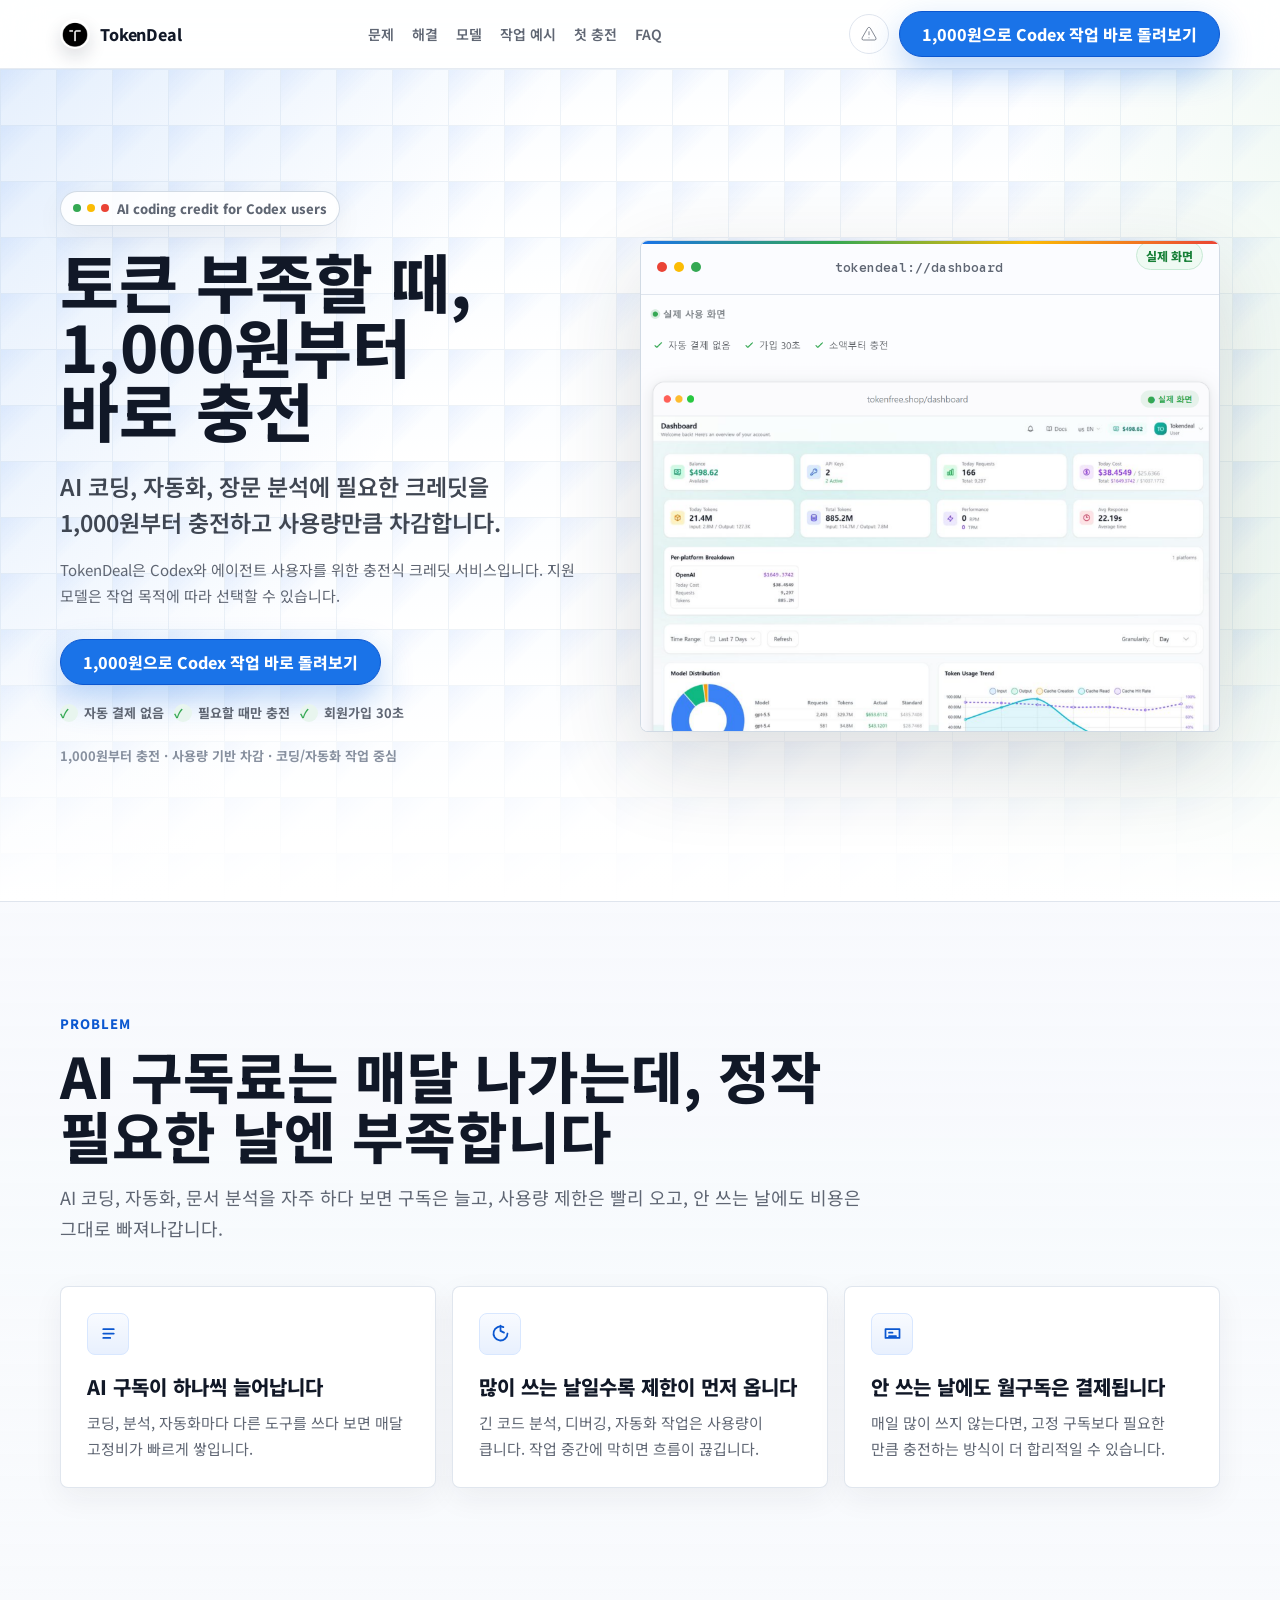
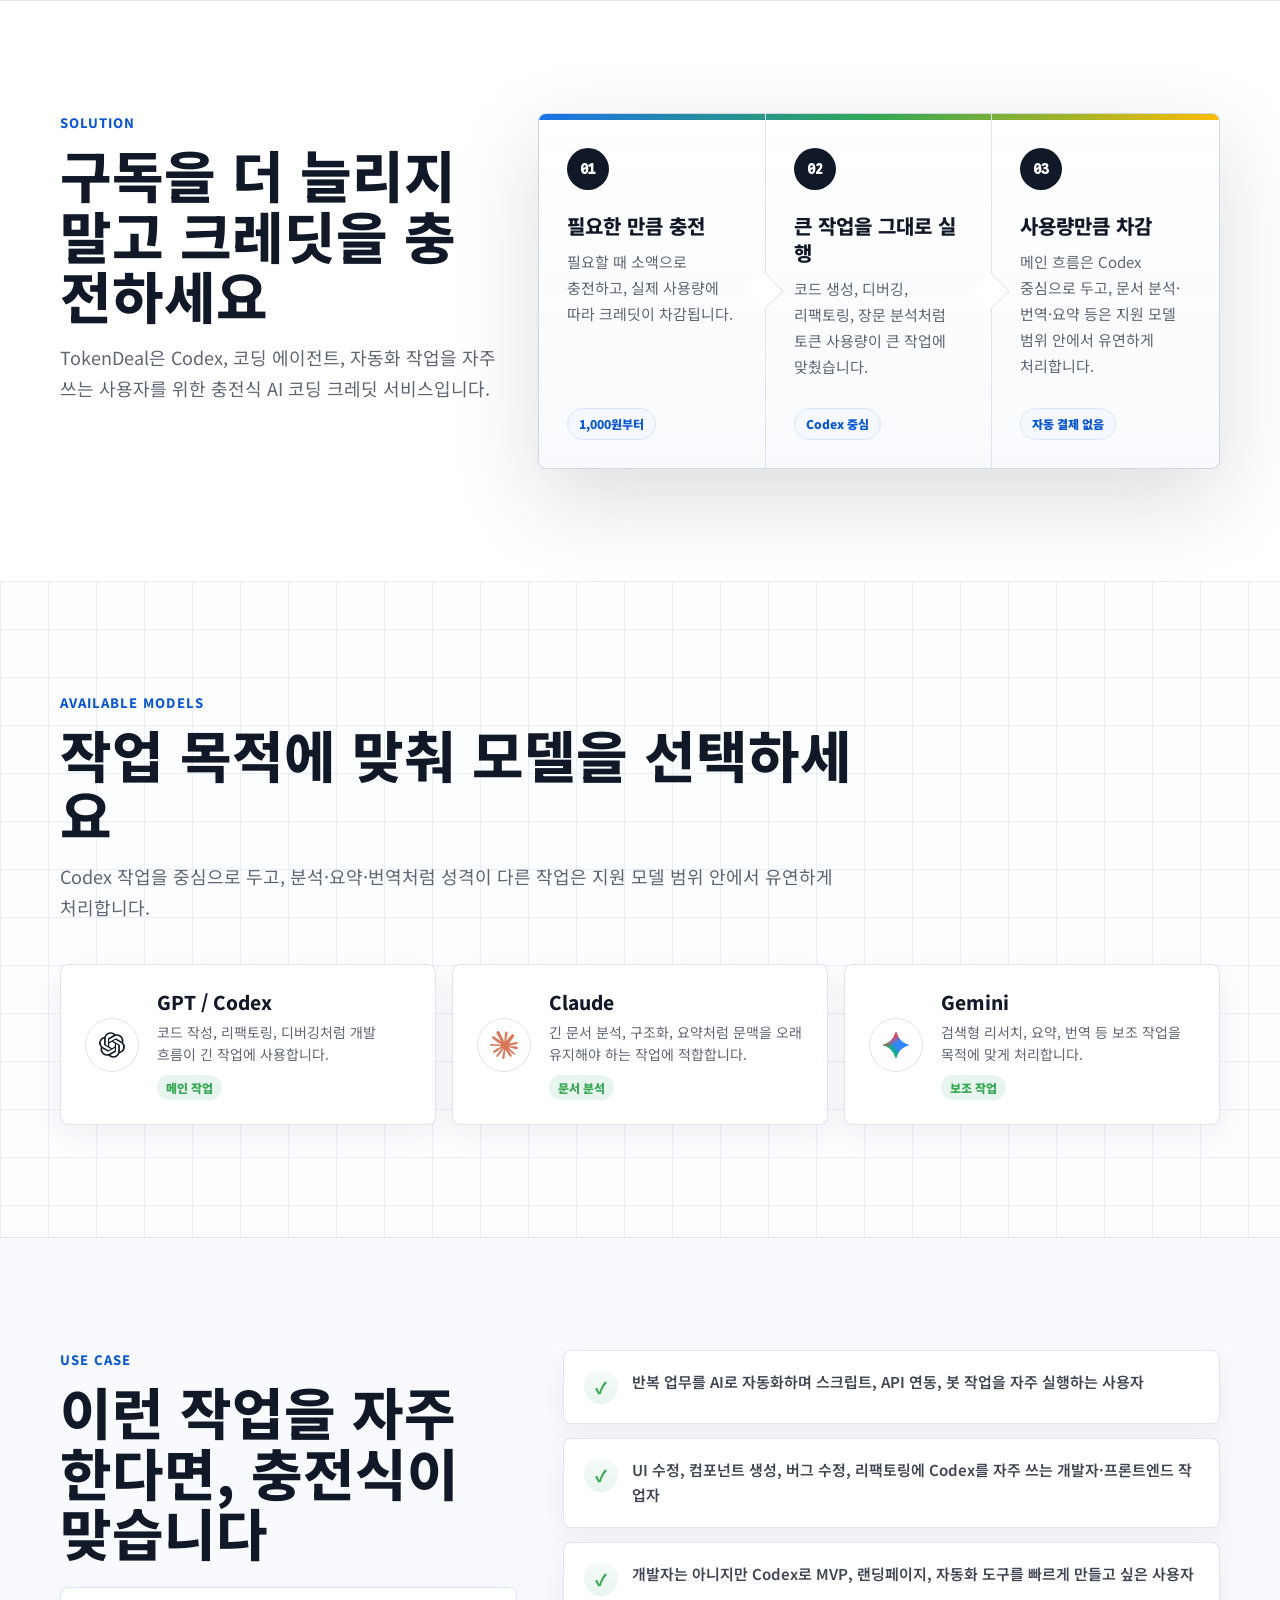
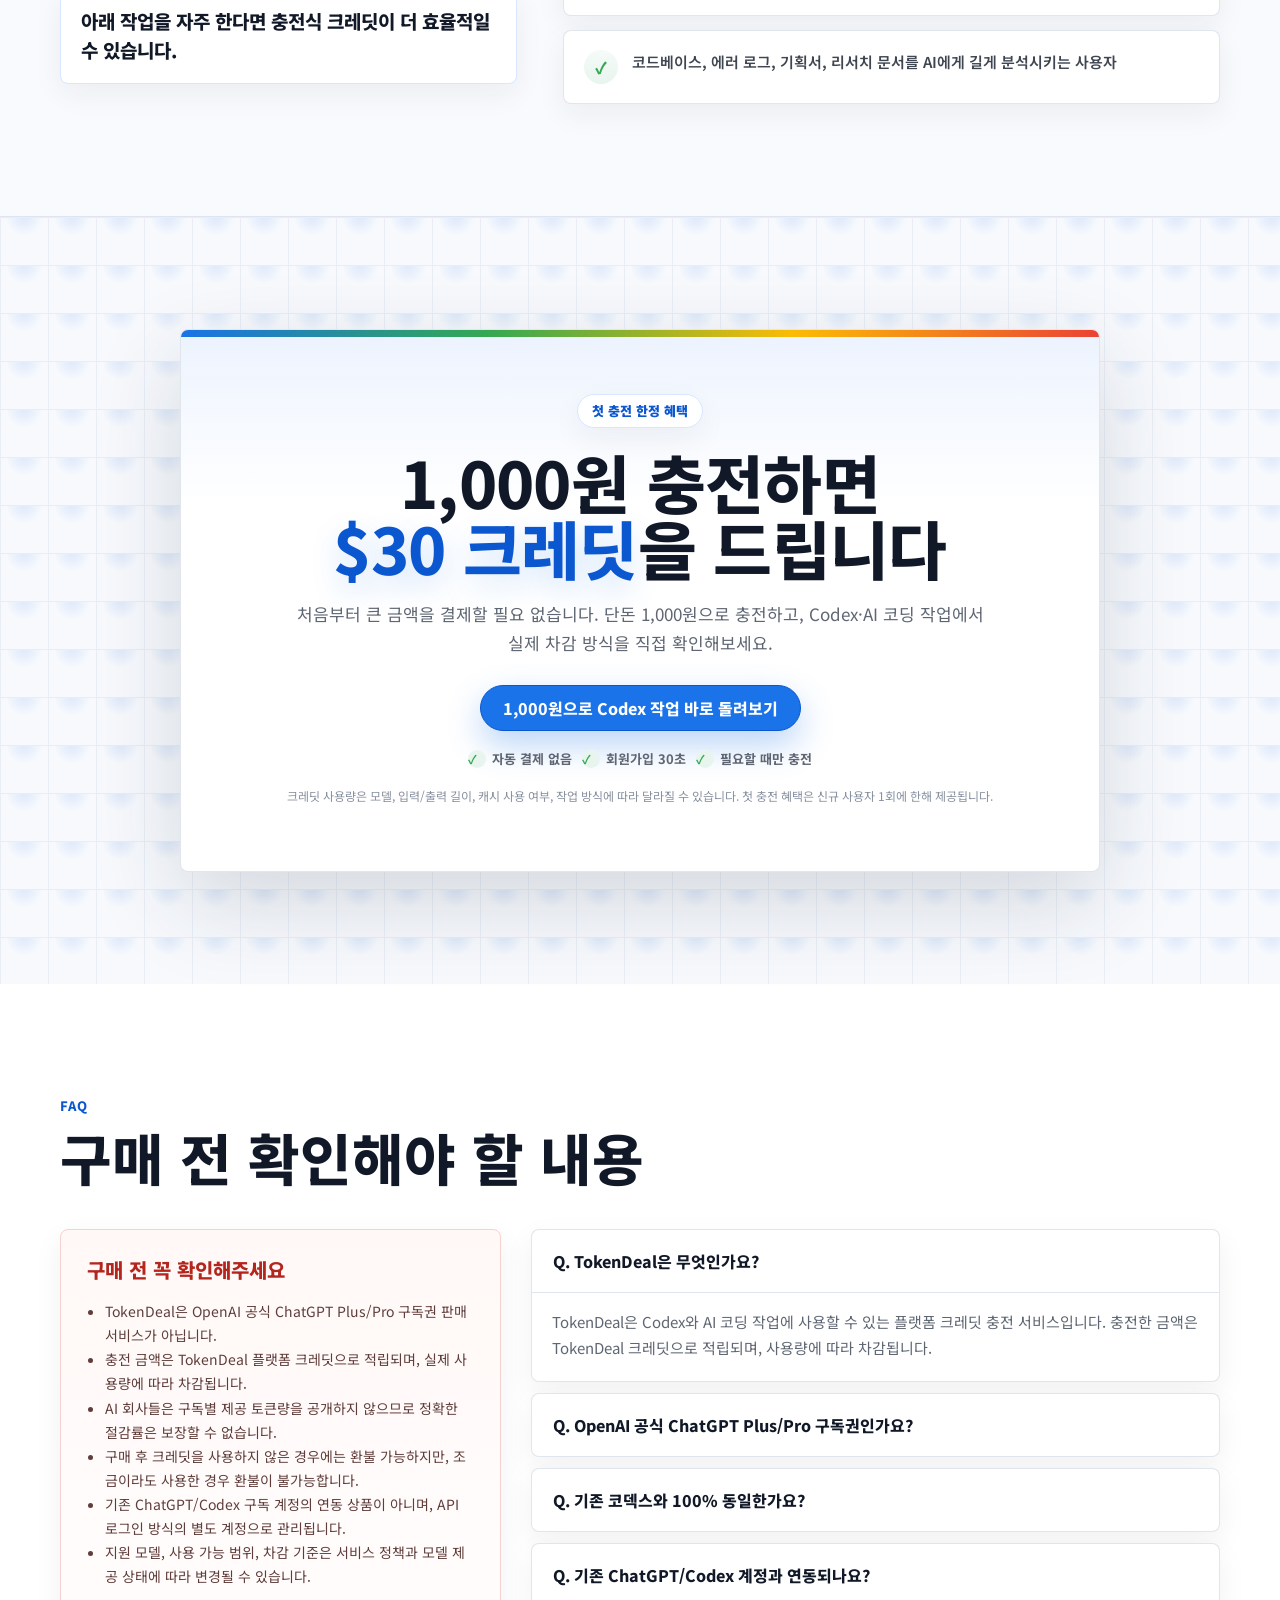
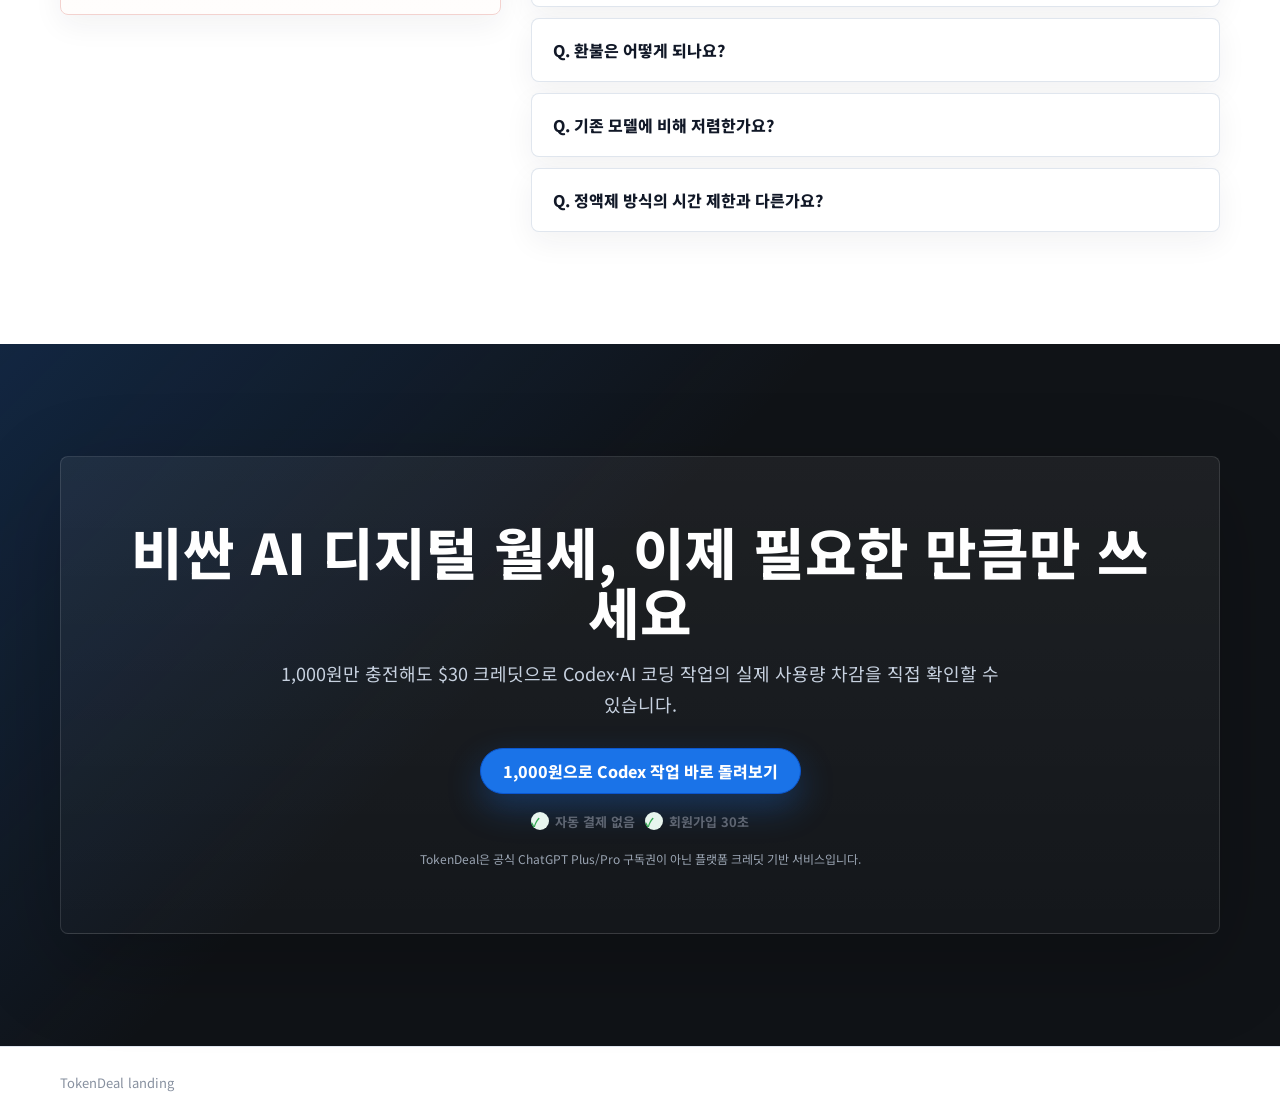
<file: frontend/public/tokendeal-landing-mockup.html>
<!doctype html>
<html lang="ko">
  <head>
    <meta charset="UTF-8" />
    <meta name="viewport" content="width=device-width, initial-scale=1.0" />
    <title>TokenDeal Landing</title>
    <meta
      name="description"
      content="TokenDeal 충전식 AI 코딩 크레딧 랜딩페이지"
    />
    <link rel="preconnect" href="https://fonts.googleapis.com" />
    <link rel="preconnect" href="https://fonts.gstatic.com" crossorigin />
    <link
      href="https://fonts.googleapis.com/css2?family=Google+Sans+Code:ital,wght@0,400;0,500;1,400&family=Noto+Sans+KR:wght@400;500;600;700;800&display=swap"
      rel="stylesheet"
    />
    <style>
      :root {
        color-scheme: light;
        --bg: #ffffff;
        --surface: #f8fafd;
        --surface-strong: #f1f4f9;
        --text: #16181d;
        --muted: #5f6673;
        --soft: #87909f;
        --line: #dfe5ee;
        --line-strong: #cbd5e1;
        --blue: #1a73e8;
        --blue-strong: #0b57d0;
        --blue-soft: #e8f0fe;
        --blue-faint: #f5f9ff;
        --green: #34a853;
        --green-soft: #e8f5ee;
        --yellow: #fbbc04;
        --red: #ea4335;
        --ink: #111827;
        --radius: 8px;
        --shadow: 0 30px 90px rgba(30, 41, 59, 0.16);
        --shadow-card: 0 16px 44px rgba(30, 41, 59, 0.08);
        --shadow-soft: 0 10px 30px rgba(30, 41, 59, 0.06);
      }

      * {
        box-sizing: border-box;
      }

      html {
        scroll-behavior: smooth;
      }

      body {
        margin: 0;
        background: linear-gradient(180deg, #fbfdff 0%, var(--bg) 28rem);
        color: var(--text);
        font-family:
          "Noto Sans KR",
          "Google Sans",
          system-ui,
          -apple-system,
          BlinkMacSystemFont,
          sans-serif;
        letter-spacing: 0;
        overflow-x: hidden;
      }

      a {
        color: inherit;
        text-decoration: none;
      }

      button,
      summary {
        font: inherit;
      }

      .page {
        min-height: 100vh;
        overflow-x: hidden;
        max-width: 100vw;
      }

      .shell {
        width: min(1160px, calc(100% - 40px));
        margin: 0 auto;
      }

      .topbar {
        position: sticky;
        top: 0;
        z-index: 20;
        border-bottom: 1px solid rgba(223, 229, 238, 0.76);
        background: rgba(255, 255, 255, 0.78);
        backdrop-filter: blur(22px) saturate(1.15);
      }

      .nav {
        display: flex;
        align-items: center;
        justify-content: space-between;
        min-height: 68px;
        gap: 18px;
      }

      .brand {
        display: inline-flex;
        align-items: center;
        gap: 10px;
        font-weight: 800;
        color: var(--ink);
        letter-spacing: -0.01em;
      }

      .brand-logo {
        width: 30px;
        height: 30px;
        border-radius: 50%;
        object-fit: cover;
        box-shadow: 0 8px 18px rgba(17, 24, 39, 0.14);
      }

      .nav-links {
        display: flex;
        align-items: center;
        gap: 18px;
        color: var(--muted);
        font-size: 14px;
        font-weight: 600;
      }

      .nav-actions {
        display: flex;
        align-items: center;
        gap: 10px;
      }

      .icon-button {
        display: inline-grid;
        place-items: center;
        width: 40px;
        height: 40px;
        border: 1px solid var(--line);
        border-radius: 50%;
        background: #fff;
        color: var(--muted);
      }

      .cta {
        display: inline-flex;
        align-items: center;
        justify-content: center;
        min-height: 46px;
        border-radius: 999px;
        font-weight: 800;
        white-space: nowrap;
        transition:
          transform 160ms ease,
          box-shadow 160ms ease,
          background 160ms ease,
          border-color 160ms ease;
      }

      .cta {
        gap: 10px;
        border: 1px solid var(--blue-strong);
        background: var(--blue);
        color: #fff;
        padding: 0 22px;
        box-shadow: 0 14px 34px rgba(26, 115, 232, 0.3);
      }

      .cta:hover {
        background: var(--blue-strong);
        box-shadow: 0 18px 42px rgba(26, 115, 232, 0.34);
        transform: translateY(-1px);
      }

      .cta:focus-visible,
      .icon-button:focus-visible {
        outline: 3px solid rgba(26, 115, 232, 0.22);
        outline-offset: 3px;
      }

      .section {
        padding: 112px 0;
      }

      .section.band {
        background:
          linear-gradient(180deg, rgba(248, 250, 253, 0.86), rgba(248, 250, 253, 0.98)),
          var(--surface);
        border-top: 1px solid var(--line);
        border-bottom: 1px solid var(--line);
      }

      .hero {
        position: relative;
        min-height: calc(100vh - 68px);
        display: flex;
        align-items: center;
        padding: 58px 0 72px;
        background:
          linear-gradient(#edf2f7 1px, transparent 1px),
          linear-gradient(90deg, #edf2f7 1px, transparent 1px),
          linear-gradient(135deg, rgba(232, 240, 254, 0.95) 0%, rgba(255, 255, 255, 0) 42%),
          linear-gradient(180deg, #fbfdff 0%, #ffffff 100%);
        background-size: 56px 56px;
      }

      .hero::before {
        content: "";
        position: absolute;
        inset: 0;
        background:
          linear-gradient(115deg, rgba(26, 115, 232, 0.1), transparent 34%),
          linear-gradient(280deg, rgba(52, 168, 83, 0.08), transparent 28%);
        pointer-events: none;
      }

      .hero::after {
        content: "";
        position: absolute;
        inset: auto 0 0;
        height: 34%;
        background: linear-gradient(to bottom, rgba(255, 255, 255, 0), #fff);
        pointer-events: none;
      }

      .hero-grid {
        position: relative;
        z-index: 1;
        display: grid;
        grid-template-columns: minmax(0, 0.9fr) minmax(460px, 1fr);
        align-items: center;
        gap: 58px;
      }

      .hero-grid > * {
        min-width: 0;
      }

      .eyebrow {
        display: inline-flex;
        align-items: center;
        gap: 8px;
        margin-bottom: 22px;
        border: 1px solid rgba(203, 213, 225, 0.86);
        border-radius: 999px;
        background: rgba(255, 255, 255, 0.86);
        box-shadow: var(--shadow-soft);
        padding: 7px 12px;
        color: var(--muted);
        font-size: 13px;
        font-weight: 800;
      }

      .eyebrow-dot {
        flex: 0 0 auto;
        width: 8px;
        height: 8px;
        margin-right: 28px;
        border-radius: 50%;
        background: var(--green);
        box-shadow: 14px 0 0 var(--yellow), 28px 0 0 var(--red);
      }

      h1,
      h2,
      h3,
      p {
        margin: 0;
      }

      h1 {
        max-width: 720px;
        color: var(--ink);
        font-size: clamp(42px, 5vw, 70px);
        line-height: 1.01;
        letter-spacing: 0;
        font-weight: 800;
        overflow-wrap: break-word;
        word-break: keep-all;
      }

      .hero-title-line {
        display: block;
      }

      .hero-copy {
        max-width: 660px;
        margin-top: 26px;
        color: #3f4652;
        font-size: clamp(18px, 2.3vw, 23px);
        line-height: 1.58;
        font-weight: 600;
        word-break: keep-all;
        overflow-wrap: break-word;
      }

      .hero-support {
        max-width: 620px;
        margin-top: 16px;
        color: var(--muted);
        font-size: 15px;
        line-height: 1.75;
        word-break: keep-all;
        overflow-wrap: break-word;
      }

      .hero-actions {
        display: flex;
        flex-wrap: wrap;
        align-items: center;
        gap: 14px;
        margin-top: 30px;
      }

      .friction {
        display: flex;
        flex-wrap: wrap;
        gap: 10px;
        margin-top: 18px;
        color: var(--muted);
        font-size: 13px;
        font-weight: 700;
      }

      .friction span {
        display: inline-flex;
        align-items: center;
        gap: 6px;
      }

      .friction.center {
        justify-content: center;
      }

      .mini-check {
        display: inline-grid;
        place-items: center;
        width: 18px;
        height: 18px;
        border-radius: 50%;
        background: #e8f5ee;
        color: var(--green);
        font-size: 12px;
      }

      .trust-line {
        margin-top: 24px;
        color: var(--soft);
        font-size: 13px;
        font-weight: 700;
      }

      .product-visual {
        position: relative;
        border: 1px solid rgba(203, 213, 225, 0.88);
        border-radius: var(--radius);
        background: #fff;
        box-shadow: var(--shadow);
        overflow: hidden;
        width: 100%;
        min-width: 0;
        transform: translateY(8px);
      }

      .product-visual::before {
        content: "";
        position: absolute;
        inset: 0 0 auto;
        height: 3px;
        background: linear-gradient(90deg, var(--blue), var(--green), var(--yellow), var(--red));
        z-index: 1;
      }

      .visual-top {
        display: flex;
        align-items: center;
        justify-content: space-between;
        gap: 16px;
        min-height: 54px;
        border-bottom: 1px solid var(--line);
        background: rgba(251, 252, 255, 0.92);
        padding: 0 16px;
      }

      .visual-top > * {
        min-width: 0;
      }

      .window-dots {
        display: flex;
        gap: 7px;
      }

      .window-dots span {
        width: 10px;
        height: 10px;
        border-radius: 50%;
      }

      .window-dots span:nth-child(1) {
        background: var(--red);
      }

      .window-dots span:nth-child(2) {
        background: var(--yellow);
      }

      .window-dots span:nth-child(3) {
        background: var(--green);
      }

      .visual-title {
        color: var(--muted);
        font-family: "Google Sans Code", monospace;
        font-size: 13px;
        font-weight: 500;
      }

      .visual-body {
        background: linear-gradient(180deg, #fbfdff 0%, #f7fbfb 100%);
      }

      .visual-main {
        min-width: 0;
        overflow: hidden;
      }

      .status-pill {
        align-self: flex-start;
        border: 1px solid #c8ead5;
        border-radius: 999px;
        background: #effaf3;
        padding: 5px 9px;
        color: #188038;
        font-size: 12px;
        font-weight: 800;
        white-space: nowrap;
      }

      .dashboard-shot {
        display: block;
        width: 100%;
        aspect-ratio: 1784 / 1348;
        object-fit: cover;
        object-position: top center;
      }

      .section-head {
        max-width: 820px;
        margin-bottom: 42px;
      }

      .section-kicker {
        margin-bottom: 12px;
        color: var(--blue-strong);
        font-size: 13px;
        font-weight: 800;
        letter-spacing: 0.08em;
        text-transform: uppercase;
      }

      h2 {
        color: var(--ink);
        font-size: clamp(32px, 4.4vw, 56px);
        line-height: 1.08;
        font-weight: 800;
      }

      .section-desc {
        margin-top: 16px;
        color: var(--muted);
        font-size: 18px;
        line-height: 1.72;
        word-break: keep-all;
      }

      .card-grid {
        display: grid;
        grid-template-columns: repeat(3, minmax(0, 1fr));
        gap: 16px;
      }

      .info-card,
      .faq-note,
      .faq-list details,
      .offer-panel,
      .final-panel {
        border: 1px solid rgba(223, 229, 238, 0.96);
        border-radius: var(--radius);
        background: #fff;
      }

      .info-card {
        position: relative;
        padding: 26px;
        box-shadow: var(--shadow-soft);
        overflow: hidden;
      }

      .info-card::after {
        content: "";
        position: absolute;
        inset: 0 0 auto;
        height: 3px;
        background: linear-gradient(90deg, var(--blue), rgba(26, 115, 232, 0));
        opacity: 0;
        transition: opacity 160ms ease;
      }

      .info-card:hover::after {
        opacity: 1;
      }

      .info-card:hover,
      .check-item:hover,
      .faq-list details:hover {
        border-color: #d3e3fd;
        box-shadow: var(--shadow-card);
      }

      .card-icon {
        display: grid;
        place-items: center;
        width: 42px;
        height: 42px;
        margin-bottom: 18px;
        border: 1px solid #d8e7ff;
        border-radius: var(--radius);
        background:
          linear-gradient(180deg, rgba(255, 255, 255, 0.72), rgba(255, 255, 255, 0)),
          var(--blue-soft);
        color: var(--blue-strong);
      }

      .card-icon svg {
        width: 21px;
        height: 21px;
        stroke-width: 2;
      }

      h3 {
        color: var(--ink);
        font-size: 20px;
        line-height: 1.35;
        font-weight: 800;
      }

      .info-card p {
        margin-top: 10px;
        color: var(--muted);
        font-size: 15px;
        line-height: 1.72;
        word-break: keep-all;
      }

      .solution-layout {
        display: grid;
        grid-template-columns: minmax(0, 0.78fr) minmax(0, 1.22fr);
        gap: 42px;
        align-items: start;
      }

      .solution-flow {
        position: relative;
        display: grid;
        grid-template-columns: repeat(3, minmax(0, 1fr));
        gap: 0;
        border: 1px solid rgba(203, 213, 225, 0.92);
        border-radius: var(--radius);
        background:
          linear-gradient(180deg, rgba(255, 255, 255, 0.92), rgba(248, 250, 253, 0.96)),
          #fff;
        box-shadow: var(--shadow);
        overflow: hidden;
      }

      .solution-flow::before {
        content: "";
        position: absolute;
        inset: 0 0 auto;
        height: 6px;
        background: linear-gradient(90deg, var(--blue), var(--green), var(--yellow));
      }

      .solution-step {
        position: relative;
        min-height: 330px;
        display: grid;
        align-content: space-between;
        gap: 28px;
        padding: 34px 28px 28px;
        border-right: 1px solid var(--line);
      }

      .solution-step:last-child {
        border-right: 0;
      }

      .solution-step::after {
        content: "";
        position: absolute;
        right: -13px;
        top: 50%;
        z-index: 1;
        width: 26px;
        height: 26px;
        border-top: 1px solid var(--line);
        border-right: 1px solid var(--line);
        background: #fff;
        transform: translateY(-50%) rotate(45deg);
      }

      .solution-step:last-child::after {
        display: none;
      }

      .step-number {
        display: inline-flex;
        align-items: center;
        justify-content: center;
        width: 42px;
        height: 42px;
        border-radius: 50%;
        background: var(--ink);
        color: #fff;
        font-family: "Google Sans Code", monospace;
        font-size: 14px;
        font-weight: 800;
      }

      .solution-step h3 {
        margin-top: 22px;
      }

      .solution-step p {
        margin-top: 10px;
        color: var(--muted);
        font-size: 15px;
        line-height: 1.72;
        word-break: keep-all;
      }

      .step-chip {
        display: inline-flex;
        align-items: center;
        width: fit-content;
        min-height: 32px;
        border: 1px solid #d8e7ff;
        border-radius: 999px;
        background: var(--blue-faint);
        color: var(--blue-strong);
        padding: 0 11px;
        font-size: 12px;
        font-weight: 900;
      }

      .model-section {
        background:
          linear-gradient(#e9eef6 1px, transparent 1px),
          linear-gradient(90deg, #e9eef6 1px, transparent 1px),
          #fbfdff;
        background-size: 48px 48px;
      }

      .model-grid {
        display: grid;
        grid-template-columns: repeat(3, minmax(0, 1fr));
        gap: 16px;
      }

      .model-card {
        display: flex;
        align-items: center;
        gap: 18px;
        min-height: 134px;
        border: 1px solid rgba(223, 229, 238, 0.96);
        border-radius: var(--radius);
        background: rgba(255, 255, 255, 0.92);
        padding: 24px;
        box-shadow: var(--shadow-soft);
      }

      .model-logo {
        display: grid;
        place-items: center;
        flex: 0 0 auto;
        width: 54px;
        height: 54px;
        border: 1px solid var(--line);
        border-radius: 50%;
        background: #fff;
        color: var(--ink);
      }

      .model-logo svg {
        width: 28px;
        height: 28px;
      }

      .model-card h3 {
        font-size: 19px;
      }

      .model-card p {
        margin-top: 6px;
        color: var(--muted);
        font-size: 14px;
        line-height: 1.58;
        word-break: keep-all;
      }

      .model-badge {
        display: inline-flex;
        margin-top: 10px;
        border-radius: 999px;
        background: var(--green-soft);
        color: var(--green);
        padding: 4px 9px;
        font-size: 12px;
        font-weight: 900;
      }

      .solution-step .card-icon {
        margin: 0;
      }

      .usecase-wrap {
        display: grid;
        grid-template-columns: minmax(0, 0.82fr) minmax(0, 1.18fr);
        gap: 46px;
        align-items: start;
      }

      .checklist {
        display: grid;
        gap: 14px;
      }

      .check-item {
        display: grid;
        grid-template-columns: 34px minmax(0, 1fr);
        gap: 14px;
        align-items: start;
        border: 1px solid rgba(223, 229, 238, 0.96);
        border-radius: var(--radius);
        background: #fff;
        padding: 19px 20px;
        box-shadow: var(--shadow-soft);
      }

      .check-icon {
        display: grid;
        place-items: center;
        width: 34px;
        height: 34px;
        border-radius: 50%;
        background:
          linear-gradient(180deg, rgba(255, 255, 255, 0.6), rgba(255, 255, 255, 0)),
          var(--green-soft);
        color: var(--green);
        font-weight: 900;
      }

      .check-item p {
        color: #3f4652;
        font-size: 15px;
        line-height: 1.65;
        font-weight: 600;
      }

      .usecase-emphasis {
        margin-top: 24px;
        border: 1px solid #d8e7ff;
        border-radius: var(--radius);
        background: #fff;
        padding: 18px 20px;
        color: var(--ink);
        font-size: 19px;
        line-height: 1.55;
        font-weight: 800;
        box-shadow: var(--shadow-soft);
      }

      .offer-section {
        position: relative;
        background:
          linear-gradient(#e9eef6 1px, transparent 1px),
          linear-gradient(90deg, #e9eef6 1px, transparent 1px),
          radial-gradient(circle at 50% 0%, rgba(26, 115, 232, 0.12), transparent 34%),
          #f7f9fd;
        background-size: 48px 48px;
      }

      .offer-panel {
        position: relative;
        max-width: 920px;
        margin: 0 auto;
        padding: clamp(34px, 5vw, 66px);
        box-shadow: var(--shadow);
        text-align: center;
        overflow: hidden;
      }

      .offer-panel::before {
        content: "";
        position: absolute;
        inset: 0 0 auto;
        height: 7px;
        background: linear-gradient(90deg, var(--blue), var(--green), var(--yellow), var(--red));
      }

      .offer-panel::after {
        content: "";
        position: absolute;
        inset: 7px 0 auto;
        height: 170px;
        background: linear-gradient(180deg, rgba(232, 240, 254, 0.78), rgba(255, 255, 255, 0));
        pointer-events: none;
      }

      .offer-panel > * {
        position: relative;
        z-index: 1;
      }

      .badge {
        display: inline-flex;
        align-items: center;
        justify-content: center;
        min-height: 34px;
        margin-bottom: 20px;
        border: 1px solid #d8e7ff;
        border-radius: 999px;
        background: #fff;
        box-shadow: var(--shadow-soft);
        color: var(--blue-strong);
        padding: 0 14px;
        font-size: 13px;
        font-weight: 900;
      }

      .offer-title {
        color: var(--ink);
        font-size: clamp(34px, 5.6vw, 64px);
        line-height: 1.04;
        font-weight: 800;
        letter-spacing: -0.01em;
      }

      .credit-highlight {
        display: inline-block;
        color: var(--blue-strong);
        text-shadow: 0 12px 30px rgba(26, 115, 232, 0.2);
      }

      .offer-desc {
        max-width: 690px;
        margin: 18px auto 0;
        color: var(--muted);
        font-size: 17px;
        line-height: 1.72;
      }

      .offer-actions {
        margin-top: 28px;
      }

      .fine-print {
        max-width: 720px;
        margin: 18px auto 0;
        color: var(--soft);
        font-size: 12px;
        line-height: 1.7;
      }

      .faq-layout {
        display: grid;
        grid-template-columns: 0.78fr 1.22fr;
        gap: 30px;
        align-items: start;
      }

      .faq-note {
        border-color: #f3d2cf;
        background:
          linear-gradient(180deg, #fff8f7, #fffdfc);
        padding: 26px;
        box-shadow: var(--shadow-soft);
      }

      .faq-note h3 {
        color: #b3261e;
      }

      .faq-note ul {
        margin: 16px 0 0;
        padding-left: 18px;
        color: #5f3d3a;
        font-size: 14px;
        line-height: 1.72;
      }

      .faq-list {
        display: grid;
        gap: 11px;
      }

      .faq-list details {
        padding: 0;
        overflow: hidden;
        box-shadow: var(--shadow-soft);
      }

      .faq-list summary {
        cursor: pointer;
        list-style: none;
        padding: 19px 21px;
        color: var(--ink);
        font-weight: 800;
      }

      .faq-list summary::-webkit-details-marker {
        display: none;
      }

      .faq-list details p {
        border-top: 1px solid var(--line);
        padding: 16px 20px 20px;
        color: var(--muted);
        font-size: 15px;
        line-height: 1.72;
      }

      .final {
        background:
          linear-gradient(135deg, rgba(26, 115, 232, 0.2), transparent 42%),
          #101317;
        color: #fff;
      }

      .final-panel {
        border-color: rgba(255, 255, 255, 0.12);
        background:
          linear-gradient(180deg, rgba(255, 255, 255, 0.06), rgba(255, 255, 255, 0.02));
        padding: clamp(34px, 6vw, 64px);
        text-align: center;
        box-shadow: 0 28px 90px rgba(0, 0, 0, 0.22);
      }

      .final h2 {
        color: #fff;
      }

      .final .section-desc {
        max-width: 760px;
        margin-left: auto;
        margin-right: auto;
        color: #c7d1df;
      }

      .final .fine-print {
        color: #9aa4b2;
      }

      .footer {
        border-top: 1px solid var(--line);
        padding: 26px 0;
        color: var(--soft);
        font-size: 13px;
      }

      .footer-row {
        display: flex;
        align-items: center;
        justify-content: space-between;
        gap: 18px;
      }

      @media (max-width: 980px) {
        .nav-links {
          display: none;
        }

        .hero {
          min-height: auto;
          padding-top: 54px;
        }

        .hero-grid,
        .solution-layout,
        .solution-flow,
        .model-grid,
        .usecase-wrap,
        .faq-layout {
          grid-template-columns: 1fr;
        }

        .hero-grid {
          gap: 42px;
        }

        h1 {
          max-width: 820px;
          font-size: clamp(42px, 8vw, 64px);
          line-height: 1.04;
        }

        .solution-step {
          min-height: auto;
          border-right: 0;
          border-bottom: 1px solid var(--line);
        }

        .solution-step::after {
          display: none;
        }

        .solution-step:last-child {
          border-bottom: 0;
        }

        .card-grid {
          grid-template-columns: 1fr;
        }

        .product-visual {
          max-width: 860px;
          transform: none;
        }

        .section {
          padding: 86px 0;
        }
      }

      @media (max-width: 1180px) and (min-width: 981px) {
        .shell {
          width: min(100% - 32px, 1040px);
        }

        .nav-links {
          gap: 14px;
          font-size: 13px;
        }

        .nav-actions .cta {
          padding: 0 16px;
          font-size: 14px;
        }

        .hero-grid {
          grid-template-columns: 1fr;
          gap: 42px;
        }

        h1 {
          max-width: 900px;
          font-size: clamp(44px, 6.5vw, 64px);
        }

        .hero-copy,
        .hero-support {
          max-width: 760px;
        }

        .product-visual {
          max-width: 860px;
          transform: none;
        }
      }

      @media (max-width: 640px) {
        html,
        body,
        .page {
          width: 100%;
          max-width: 100%;
          overflow-x: hidden;
        }

        .shell {
          width: auto;
          max-width: none;
          margin-left: 14px;
          margin-right: 14px;
        }

        .nav {
          min-height: 64px;
        }

        .nav-actions .cta {
          display: none;
        }

        .hero-actions {
          align-items: stretch;
        }

        .hero-actions .cta,
        .offer-actions .cta,
        .final .cta {
          width: min(100%, calc(100vw - 24px));
        }

        .section {
          padding: 76px 0;
        }

        h1 {
          max-width: 100%;
          font-size: clamp(30px, 8.4vw, 34px);
          line-height: 1.12;
          word-break: keep-all;
          overflow-wrap: anywhere;
        }

        .hero-copy {
          max-width: calc(100vw - 24px);
          font-size: 16px;
          line-height: 1.62;
          margin-top: 22px;
          word-break: keep-all;
          overflow-wrap: anywhere;
        }

        .hero-support {
          max-width: calc(100vw - 24px);
          font-size: 14px;
          line-height: 1.68;
          word-break: keep-all;
          overflow-wrap: anywhere;
        }

        .friction {
          gap: 8px;
          font-size: 12px;
          word-break: keep-all;
        }

        .trust-line {
          font-size: 12px;
          word-break: keep-all;
          overflow-wrap: anywhere;
        }

        .hero-actions .cta,
        .offer-actions .cta,
        .final .cta {
          min-height: 52px;
          white-space: normal;
          text-align: center;
          line-height: 1.35;
          padding: 10px 16px;
        }

        .product-visual {
          width: 100%;
          min-width: 0;
          box-shadow: 0 18px 54px rgba(30, 41, 59, 0.14);
          max-width: 100%;
        }

        .visual-top {
          gap: 8px;
          padding: 0 12px;
        }

        .visual-title {
          min-width: 0;
          overflow: hidden;
          text-overflow: ellipsis;
          white-space: nowrap;
        }

        .visual-main {
          min-width: 0;
          padding: 0;
          overflow: hidden;
        }

        .status-pill {
          font-size: 11px;
          padding: 4px 8px;
        }

        .visual-top .status-pill {
          max-width: 58px;
          overflow: hidden;
          text-overflow: ellipsis;
        }

        .info-card,
        .faq-note,
        .model-card {
          padding: 22px;
        }

        .solution-step {
          padding: 28px 22px;
        }

        .usecase-wrap {
          gap: 32px;
        }

        .check-item {
          padding: 17px;
        }

        .offer-panel {
          padding: 34px 18px;
        }

        .faq-layout {
          gap: 22px;
        }

        .footer-row {
          align-items: flex-start;
          flex-direction: column;
        }
      }
    </style>
  </head>
  <body>
    <div class="page">
      <header class="topbar">
        <nav class="shell nav" aria-label="TokenDeal">
          <a class="brand" href="#top" aria-label="TokenDeal 홈">
            <img class="brand-logo" src="tokendeal-logo.png" alt="" />
            <span>TokenDeal</span>
          </a>
          <div class="nav-links" aria-label="페이지 섹션">
            <a href="#problem">문제</a>
            <a href="#solution">해결</a>
            <a href="#models">모델</a>
            <a href="#usecase">작업 예시</a>
            <a href="#offer">첫 충전</a>
            <a href="#faq">FAQ</a>
          </div>
          <div class="nav-actions">
            <a class="icon-button" href="#faq" aria-label="구매 전 필독">
              <svg viewBox="0 0 24 24" width="18" height="18" fill="none" stroke="currentColor">
                <path d="M12 9v4" stroke-linecap="round" />
                <path d="M12 17h.01" stroke-linecap="round" />
                <path
                  d="M10.3 4.1 2.7 17.4A2 2 0 0 0 4.4 20h15.2a2 2 0 0 0 1.7-2.6L13.7 4.1a2 2 0 0 0-3.4 0Z"
                  stroke-linejoin="round"
                />
              </svg>
            </a>
            <a class="cta" href="/login">1,000원으로 Codex 작업 바로 돌려보기</a>
          </div>
        </nav>
      </header>

      <main id="top">
        <section class="hero" aria-labelledby="hero-title">
          <div class="shell hero-grid">
            <div>
              <div class="eyebrow">
                <span class="eyebrow-dot" aria-hidden="true"></span>
                <span>AI coding credit for Codex users</span>
              </div>
              <h1 id="hero-title">
                <span class="hero-title-line">토큰 부족할 때,</span>
                <span class="hero-title-line">1,000원부터</span>
                <span class="hero-title-line">바로 충전</span>
              </h1>
              <p class="hero-copy">
                AI 코딩, 자동화, 장문 분석에 필요한 크레딧을 1,000원부터 충전하고
                사용량만큼 차감합니다.
              </p>
              <p class="hero-support">
                TokenDeal은 Codex와 에이전트 사용자를 위한 충전식 크레딧 서비스입니다.
                지원 모델은 작업 목적에 따라 선택할 수 있습니다.
              </p>
              <div class="hero-actions">
                <a class="cta" href="/login">1,000원으로 Codex 작업 바로 돌려보기</a>
              </div>
              <div class="friction" aria-label="마찰 제거 문구">
                <span><span class="mini-check">✓</span>자동 결제 없음</span>
                <span><span class="mini-check">✓</span>필요할 때만 충전</span>
                <span><span class="mini-check">✓</span>회원가입 30초</span>
              </div>
              <p class="trust-line">
                1,000원부터 충전 · 사용량 기반 차감 · 코딩/자동화 작업 중심
              </p>
            </div>

            <aside class="product-visual" aria-label="TokenDeal 실제 사용 대시보드">
              <div class="visual-top">
                <div class="window-dots" aria-hidden="true">
                  <span></span>
                  <span></span>
                  <span></span>
                </div>
                <div class="visual-title">tokendeal://dashboard</div>
                <div class="status-pill">실제 화면</div>
              </div>
              <div class="visual-body">
                <div class="visual-main">
                  <img class="dashboard-shot" src="tokendeal-dashboard-real.png" alt="TokenDeal 실제 사용 대시보드 화면" />
                </div>
              </div>
            </aside>
          </div>
        </section>

        <section id="problem" class="section band">
          <div class="shell">
            <div class="section-head">
              <div class="section-kicker">Problem</div>
              <h2>AI 구독료는 매달 나가는데, 정작 필요한 날엔 부족합니다</h2>
              <p class="section-desc">
                AI 코딩, 자동화, 문서 분석을 자주 하다 보면 구독은 늘고,
                사용량 제한은 빨리 오고, 안 쓰는 날에도 비용은 그대로 빠져나갑니다.
              </p>
            </div>
            <div class="card-grid">
              <article class="info-card">
                <div class="card-icon" aria-hidden="true">
                  <svg viewBox="0 0 24 24" fill="none" stroke="currentColor">
                    <path d="M6 7h12M6 12h12M6 17h8" stroke-linecap="round" />
                  </svg>
                </div>
                <h3>AI 구독이 하나씩 늘어납니다</h3>
                <p>코딩, 분석, 자동화마다 다른 도구를 쓰다 보면 매달 고정비가 빠르게 쌓입니다.</p>
              </article>
              <article class="info-card">
                <div class="card-icon" aria-hidden="true">
                  <svg viewBox="0 0 24 24" fill="none" stroke="currentColor">
                    <path d="M12 3v6l4 2" stroke-linecap="round" stroke-linejoin="round" />
                    <path d="M20 12a8 8 0 1 1-4.7-7.3" stroke-linecap="round" />
                  </svg>
                </div>
                <h3>많이 쓰는 날일수록 제한이 먼저 옵니다</h3>
                <p>긴 코드 분석, 디버깅, 자동화 작업은 사용량이 큽니다. 작업 중간에 막히면 흐름이 끊깁니다.</p>
              </article>
              <article class="info-card">
                <div class="card-icon" aria-hidden="true">
                  <svg viewBox="0 0 24 24" fill="none" stroke="currentColor">
                    <path d="M4 7h16v10H4z" stroke-linejoin="round" />
                    <path d="M8 11h4M8 15h8" stroke-linecap="round" />
                  </svg>
                </div>
                <h3>안 쓰는 날에도 월구독은 결제됩니다</h3>
                <p>매일 많이 쓰지 않는다면, 고정 구독보다 필요한 만큼 충전하는 방식이 더 합리적일 수 있습니다.</p>
              </article>
            </div>
          </div>
        </section>

        <section id="solution" class="section">
          <div class="shell solution-layout">
            <div class="section-head">
              <div class="section-kicker">Solution</div>
              <h2>구독을 더 늘리지 말고 크레딧을 충전하세요</h2>
              <p class="section-desc">
                TokenDeal은 Codex, 코딩 에이전트, 자동화 작업을 자주 쓰는 사용자를 위한
                충전식 AI 코딩 크레딧 서비스입니다.
              </p>
            </div>
            <div class="solution-flow" aria-label="TokenDeal 사용 흐름">
              <article class="solution-step">
                <div>
                  <span class="step-number">01</span>
                  <h3>필요한 만큼 충전</h3>
                  <p>필요할 때 소액으로 충전하고, 실제 사용량에 따라 크레딧이 차감됩니다.</p>
                </div>
                <span class="step-chip">1,000원부터</span>
              </article>
              <article class="solution-step">
                <div>
                  <span class="step-number">02</span>
                  <h3>큰 작업을 그대로 실행</h3>
                  <p>코드 생성, 디버깅, 리팩토링, 장문 분석처럼 토큰 사용량이 큰 작업에 맞췄습니다.</p>
                </div>
                <span class="step-chip">Codex 중심</span>
              </article>
              <article class="solution-step">
                <div>
                  <span class="step-number">03</span>
                  <h3>사용량만큼 차감</h3>
                  <p>메인 흐름은 Codex 중심으로 두고, 문서 분석·번역·요약 등은 지원 모델 범위 안에서 유연하게 처리합니다.</p>
                </div>
                <span class="step-chip">자동 결제 없음</span>
              </article>
            </div>
          </div>
        </section>

        <section id="models" class="section model-section">
          <div class="shell">
            <div class="section-head">
              <div class="section-kicker">Available Models</div>
              <h2>작업 목적에 맞춰 모델을 선택하세요</h2>
              <p class="section-desc">
                Codex 작업을 중심으로 두고, 분석·요약·번역처럼 성격이 다른 작업은 지원 모델 범위 안에서 유연하게 처리합니다.
              </p>
            </div>
            <div class="model-grid">
              <article class="model-card">
                <div class="model-logo" aria-hidden="true">
                  <svg viewBox="0 0 24 24" fill="currentColor">
                    <path d="M21.55 10.004a5.416 5.416 0 00-.478-4.501c-1.217-2.09-3.662-3.166-6.05-2.66A5.59 5.59 0 0010.831 1C8.39.995 6.224 2.546 5.473 4.838A5.553 5.553 0 001.76 7.496a5.487 5.487 0 00.691 6.5 5.416 5.416 0 00.477 4.502c1.217 2.09 3.662 3.165 6.05 2.66A5.586 5.586 0 0013.168 23c2.443.006 4.61-1.546 5.361-3.84a5.553 5.553 0 003.715-2.66 5.488 5.488 0 00-.693-6.497v.001zm-8.381 11.558a4.199 4.199 0 01-2.675-.954c.034-.018.093-.05.132-.074l4.44-2.53a.71.71 0 00.364-.623v-6.176l1.877 1.069c.02.01.033.029.036.05v5.115c-.003 2.274-1.87 4.118-4.174 4.123zM4.192 17.78a4.059 4.059 0 01-.498-2.763c.032.02.09.055.131.078l4.44 2.53c.225.13.504.13.73 0l5.42-3.088v2.138a.068.068 0 01-.027.057L9.9 19.288c-1.999 1.136-4.552.46-5.707-1.51h-.001zM3.023 8.216A4.15 4.15 0 015.198 6.41l-.002.151v5.06a.711.711 0 00.364.624l5.42 3.087-1.876 1.07a.067.067 0 01-.063.005l-4.489-2.559c-1.995-1.14-2.679-3.658-1.53-5.63h.001zm15.417 3.54l-5.42-3.088L14.896 7.6a.067.067 0 01.063-.006l4.489 2.557c1.998 1.14 2.683 3.662 1.529 5.633a4.163 4.163 0 01-2.174 1.807V12.38a.71.71 0 00-.363-.623zm1.867-2.773a6.04 6.04 0 00-.132-.078l-4.44-2.53a.731.731 0 00-.729 0l-5.42 3.088V7.325a.068.068 0 01.027-.057L14.1 4.713c2-1.137 4.555-.46 5.707 1.513.487.833.664 1.809.499 2.757h.001zm-11.741 3.81l-1.877-1.068a.065.065 0 01-.036-.051V6.559c.001-2.277 1.873-4.122 4.181-4.12.976 0 1.92.338 2.671.954-.034.018-.092.05-.131.073l-4.44 2.53a.71.71 0 00-.365.623l-.003 6.173v.002zm1.02-2.168L12 9.25l2.414 1.375v2.75L12 14.75l-2.415-1.375v-2.75z" />
                  </svg>
                </div>
                <div>
                  <h3>GPT / Codex</h3>
                  <p>코드 작성, 리팩토링, 디버깅처럼 개발 흐름이 긴 작업에 사용합니다.</p>
                  <span class="model-badge">메인 작업</span>
                </div>
              </article>
              <article class="model-card">
                <div class="model-logo" aria-hidden="true">
                  <svg viewBox="0 0 24 24">
                    <path d="M4.709 15.955l4.72-2.647.08-.23-.08-.128H9.2l-.79-.048-2.698-.073-2.339-.097-2.266-.122-.571-.121L0 11.784l.055-.352.48-.321.686.06 1.52.103 2.278.158 1.652.097 2.449.255h.389l.055-.157-.134-.098-.103-.097-2.358-1.596-2.552-1.688-1.336-.972-.724-.491-.364-.462-.158-1.008.656-.722.881.06.225.061.893.686 1.908 1.476 2.491 1.833.365.304.145-.103.019-.073-.164-.274-1.355-2.446-1.446-2.49-.644-1.032-.17-.619a2.97 2.97 0 01-.104-.729L6.283.134 6.696 0l.996.134.42.364.62 1.414 1.002 2.229 1.555 3.03.456.898.243.832.091.255h.158V9.01l.128-1.706.237-2.095.23-2.695.08-.76.376-.91.747-.492.584.28.48.685-.067.444-.286 1.851-.559 2.903-.364 1.942h.212l.243-.242.985-1.306 1.652-2.064.73-.82.85-.904.547-.431h1.033l.76 1.129-.34 1.166-1.064 1.347-.881 1.142-1.264 1.7-.79 1.36.073.11.188-.02 2.856-.606 1.543-.28 1.841-.315.833.388.091.395-.328.807-1.969.486-2.309.462-3.439.813-.042.03.049.061 1.549.146.662.036h1.622l3.02.225.79.522.474.638-.079.485-1.215.62-1.64-.389-3.829-.91-1.312-.329h-.182v.11l1.093 1.068 2.006 1.81 2.509 2.33.127.578-.322.455-.34-.049-2.205-1.657-.851-.747-1.926-1.62h-.128v.17l.444.649 2.345 3.521.122 1.08-.17.353-.608.213-.668-.122-1.374-1.925-1.415-2.167-1.143-1.943-.14.08-.674 7.254-.316.37-.729.28-.607-.461-.322-.747.322-1.476.389-1.924.315-1.53.286-1.9.17-.632-.012-.042-.14.018-1.434 1.967-2.18 2.945-1.726 1.845-.414.164-.717-.37.067-.662.401-.589 2.388-3.036 1.44-1.882.93-1.086-.006-.158h-.055L4.132 18.56l-1.13.146-.487-.456.061-.746.231-.243 1.908-1.312-.006.006z" fill="#D97757" />
                  </svg>
                </div>
                <div>
                  <h3>Claude</h3>
                  <p>긴 문서 분석, 구조화, 요약처럼 문맥을 오래 유지해야 하는 작업에 적합합니다.</p>
                  <span class="model-badge">문서 분석</span>
                </div>
              </article>
              <article class="model-card">
                <div class="model-logo" aria-hidden="true">
                  <svg viewBox="0 0 24 24">
                    <path d="M20.616 10.835a14.147 14.147 0 01-4.45-3.001 14.111 14.111 0 01-3.678-6.452.503.503 0 00-.975 0 14.134 14.134 0 01-3.679 6.452 14.155 14.155 0 01-4.45 3.001c-.65.28-1.318.505-2.002.678a.502.502 0 000 .975c.684.172 1.35.397 2.002.677a14.147 14.147 0 014.45 3.001 14.112 14.112 0 013.679 6.453.502.502 0 00.975 0c.172-.685.397-1.351.677-2.003a14.145 14.145 0 013.001-4.45 14.113 14.113 0 016.453-3.678.503.503 0 000-.975 13.245 13.245 0 01-2.003-.678z" fill="#3186FF" />
                    <path d="M20.616 10.835a14.147 14.147 0 01-4.45-3.001 14.111 14.111 0 01-3.678-6.452.503.503 0 00-.975 0 14.134 14.134 0 01-3.679 6.452 14.155 14.155 0 01-4.45 3.001c-.65.28-1.318.505-2.002.678a.502.502 0 000 .975c.684.172 1.35.397 2.002.677a14.147 14.147 0 014.45 3.001 14.112 14.112 0 013.679 6.453.502.502 0 00.975 0c.172-.685.397-1.351.677-2.003a14.145 14.145 0 013.001-4.45 14.113 14.113 0 016.453-3.678.503.503 0 000-.975 13.245 13.245 0 01-2.003-.678z" fill="url(#gemini-green)" />
                    <path d="M20.616 10.835a14.147 14.147 0 01-4.45-3.001 14.111 14.111 0 01-3.678-6.452.503.503 0 00-.975 0 14.134 14.134 0 01-3.679 6.452 14.155 14.155 0 01-4.45 3.001c-.65.28-1.318.505-2.002.678a.502.502 0 000 .975c.684.172 1.35.397 2.002.677a14.147 14.147 0 014.45 3.001 14.112 14.112 0 013.679 6.453.502.502 0 00.975 0c.172-.685.397-1.351.677-2.003a14.145 14.145 0 013.001-4.45 14.113 14.113 0 016.453-3.678.503.503 0 000-.975 13.245 13.245 0 01-2.003-.678z" fill="url(#gemini-red)" />
                    <defs>
                      <linearGradient id="gemini-green" x1="7" x2="11" y1="15.5" y2="12" gradientUnits="userSpaceOnUse">
                        <stop stop-color="#08B962" />
                        <stop offset="1" stop-color="#08B962" stop-opacity="0" />
                      </linearGradient>
                      <linearGradient id="gemini-red" x1="8" x2="11.5" y1="5.5" y2="11" gradientUnits="userSpaceOnUse">
                        <stop stop-color="#F94543" />
                        <stop offset="1" stop-color="#F94543" stop-opacity="0" />
                      </linearGradient>
                    </defs>
                  </svg>
                </div>
                <div>
                  <h3>Gemini</h3>
                  <p>검색형 리서치, 요약, 번역 등 보조 작업을 목적에 맞게 처리합니다.</p>
                  <span class="model-badge">보조 작업</span>
                </div>
              </article>
            </div>
          </div>
        </section>

        <section id="usecase" class="section band">
          <div class="shell usecase-wrap">
            <div>
              <div class="section-kicker">Use Case</div>
              <h2>이런 작업을 자주 한다면, 충전식이 맞습니다</h2>
              <p class="usecase-emphasis">
                아래 작업을 자주 한다면 충전식 크레딧이 더 효율적일 수 있습니다.
              </p>
            </div>
            <div class="checklist">
              <div class="check-item">
                <div class="check-icon">✓</div>
                <p>반복 업무를 AI로 자동화하며 스크립트, API 연동, 봇 작업을 자주 실행하는 사용자</p>
              </div>
              <div class="check-item">
                <div class="check-icon">✓</div>
                <p>UI 수정, 컴포넌트 생성, 버그 수정, 리팩토링에 Codex를 자주 쓰는 개발자·프론트엔드 작업자</p>
              </div>
              <div class="check-item">
                <div class="check-icon">✓</div>
                <p>개발자는 아니지만 Codex로 MVP, 랜딩페이지, 자동화 도구를 빠르게 만들고 싶은 사용자</p>
              </div>
              <div class="check-item">
                <div class="check-icon">✓</div>
                <p>코드베이스, 에러 로그, 기획서, 리서치 문서를 AI에게 길게 분석시키는 사용자</p>
              </div>
            </div>
          </div>
        </section>

        <section id="offer" class="section offer-section" aria-labelledby="offer-title">
          <div class="shell">
            <div class="offer-panel">
              <div class="badge">첫 충전 한정 혜택</div>
              <h2 id="offer-title" class="offer-title">
                1,000원 충전하면 <span class="credit-highlight">$30 크레딧</span>을 드립니다
              </h2>
              <p class="offer-desc">
                처음부터 큰 금액을 결제할 필요 없습니다. 단돈 1,000원으로 충전하고,
                Codex·AI 코딩 작업에서 실제 차감 방식을 직접 확인해보세요.
              </p>
              <div class="offer-actions">
                <a class="cta" href="/login">1,000원으로 Codex 작업 바로 돌려보기</a>
              </div>
              <div class="friction center">
                <span><span class="mini-check">✓</span>자동 결제 없음</span>
                <span><span class="mini-check">✓</span>회원가입 30초</span>
                <span><span class="mini-check">✓</span>필요할 때만 충전</span>
              </div>
              <p class="fine-print">
                크레딧 사용량은 모델, 입력/출력 길이, 캐시 사용 여부, 작업 방식에 따라 달라질 수 있습니다.
                첫 충전 혜택은 신규 사용자 1회에 한해 제공됩니다.
              </p>
            </div>
          </div>
        </section>

        <section id="faq" class="section">
          <div class="shell">
            <div class="section-head">
              <div class="section-kicker">FAQ</div>
              <h2>구매 전 확인해야 할 내용</h2>
            </div>
            <div class="faq-layout">
              <aside class="faq-note">
                <h3>구매 전 꼭 확인해주세요</h3>
                <ul>
                  <li>TokenDeal은 OpenAI 공식 ChatGPT Plus/Pro 구독권 판매 서비스가 아닙니다.</li>
                  <li>충전 금액은 TokenDeal 플랫폼 크레딧으로 적립되며, 실제 사용량에 따라 차감됩니다.</li>
                  <li>AI 회사들은 구독별 제공 토큰량을 공개하지 않으므로 정확한 절감률은 보장할 수 없습니다.</li>
                  <li>구매 후 크레딧을 사용하지 않은 경우에는 환불 가능하지만, 조금이라도 사용한 경우 환불이 불가능합니다.</li>
                  <li>기존 ChatGPT/Codex 구독 계정의 연동 상품이 아니며, API 로그인 방식의 별도 계정으로 관리됩니다.</li>
                  <li>지원 모델, 사용 가능 범위, 차감 기준은 서비스 정책과 모델 제공 상태에 따라 변경될 수 있습니다.</li>
                </ul>
              </aside>
              <div class="faq-list">
                <details open>
                  <summary>Q. TokenDeal은 무엇인가요?</summary>
                  <p>TokenDeal은 Codex와 AI 코딩 작업에 사용할 수 있는 플랫폼 크레딧 충전 서비스입니다. 충전한 금액은 TokenDeal 크레딧으로 적립되며, 사용량에 따라 차감됩니다.</p>
                </details>
                <details>
                  <summary>Q. OpenAI 공식 ChatGPT Plus/Pro 구독권인가요?</summary>
                  <p>아닙니다. TokenDeal은 OpenAI의 공식 ChatGPT Plus/Pro 구독권 판매 서비스가 아니며, 팀 초대 방식도 아닙니다. TokenDeal 플랫폼에서 제공하는 크레딧 기반 사용 서비스입니다.</p>
                </details>
                <details>
                  <summary>Q. 기존 코덱스와 100% 동일한가요?</summary>
                  <p>네. Codex 사용 흐름을 기준으로 동일하게 작업할 수 있도록 구성했습니다. 다만 기존 ChatGPT/Codex 구독 계정과 연동되는 상품은 아니며, TokenDeal에서 제공하는 API 로그인 방식과 크레딧 기준으로 별도 관리됩니다.</p>
                </details>
                <details>
                  <summary>Q. 기존 ChatGPT/Codex 계정과 연동되나요?</summary>
                  <p>기존 ChatGPT 구독 계정의 연동 상품이 아닙니다. API 로그인 방식으로서 새로운 계정이라고 생각하시면 됩니다.</p>
                </details>
                <details>
                  <summary>Q. 환불은 어떻게 되나요?</summary>
                  <p>구매 후 크레딧을 사용하지 않았을 경우에는 환불 가능합니다. 하지만 조금이라도 크레딧을 사용하신 경우 환불이 불가능합니다. 이점 꼭 유의해 주세요.</p>
                </details>
                <details>
                  <summary>Q. 기존 모델에 비해 저렴한가요?</summary>
                  <p>AI 회사들은 구독별 제공 토큰량을 공개하지 않습니다. 따라서 정확한 수치는 말씀드릴 수 없으나, 코덱스의 경우 사용 패턴에 따라 체감상 약 30% 저렴할 수 있다고 추측됩니다. 모든 사용자에게 동일한 절감률을 보장하는 표현은 아닙니다.</p>
                </details>
                <details>
                  <summary>Q. 정액제 방식의 시간 제한과 다른가요?</summary>
                  <p>정액제의 시간 단위 제한이 아니라, 충전한 크레딧 범위 안에서 사용량 기준으로 차감되는 방식입니다. 단, 서비스 안정성·정책·모델 제공 상태에 따른 제한은 있을 수 있습니다.</p>
                </details>
              </div>
            </div>
          </div>
        </section>

        <section class="section final" aria-labelledby="final-title">
          <div class="shell">
            <div class="final-panel">
              <h2 id="final-title">비싼 AI 디지털 월세, 이제 필요한 만큼만 쓰세요</h2>
              <p class="section-desc">
                1,000원만 충전해도 $30 크레딧으로 Codex·AI 코딩 작업의 실제 사용량 차감을 직접 확인할 수 있습니다.
              </p>
              <div class="offer-actions">
                <a class="cta" href="/login">1,000원으로 Codex 작업 바로 돌려보기</a>
              </div>
              <div class="friction center">
                <span><span class="mini-check">✓</span>자동 결제 없음</span>
                <span><span class="mini-check">✓</span>회원가입 30초</span>
              </div>
              <p class="fine-print">
                TokenDeal은 공식 ChatGPT Plus/Pro 구독권이 아닌 플랫폼 크레딧 기반 서비스입니다.
              </p>
            </div>
          </div>
        </section>
      </main>

      <footer class="footer">
        <div class="shell footer-row">
          <div>TokenDeal landing</div>
        </div>
      </footer>
    </div>
  </body>
</html>
</file>
